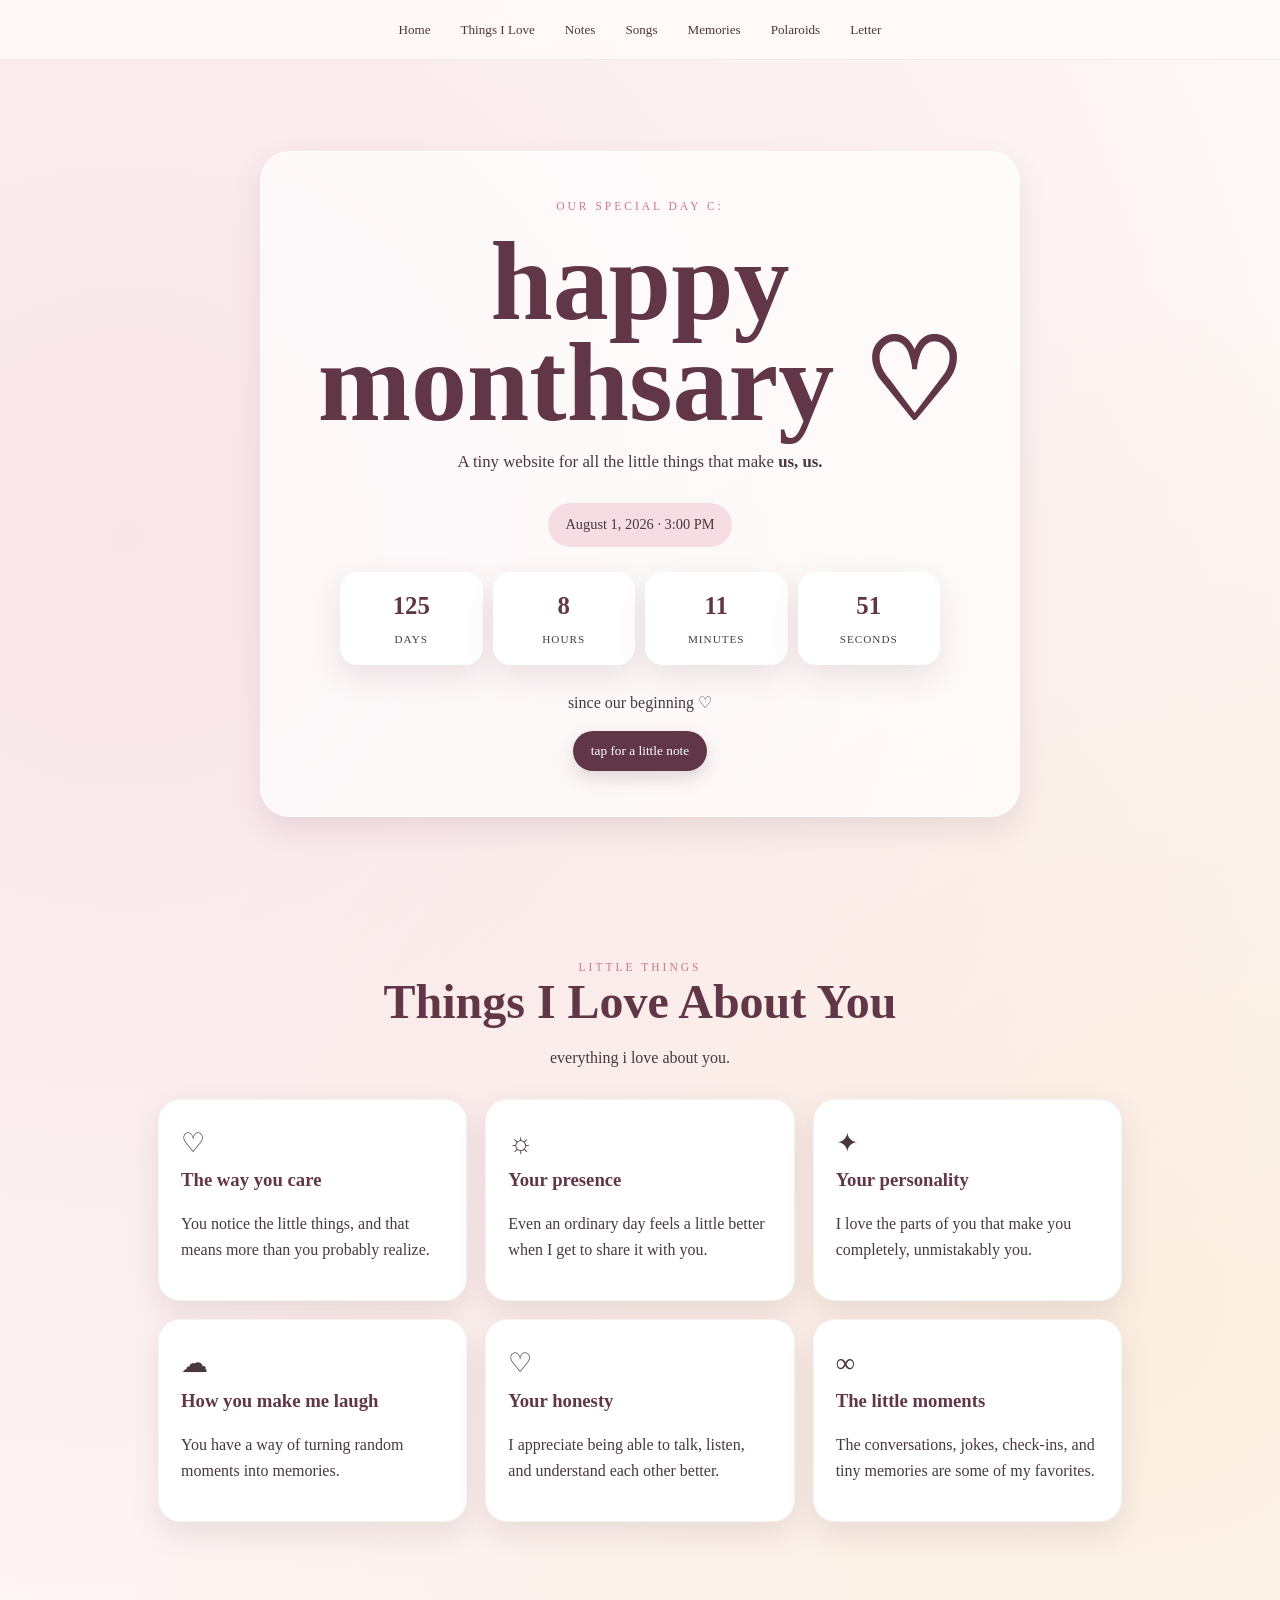
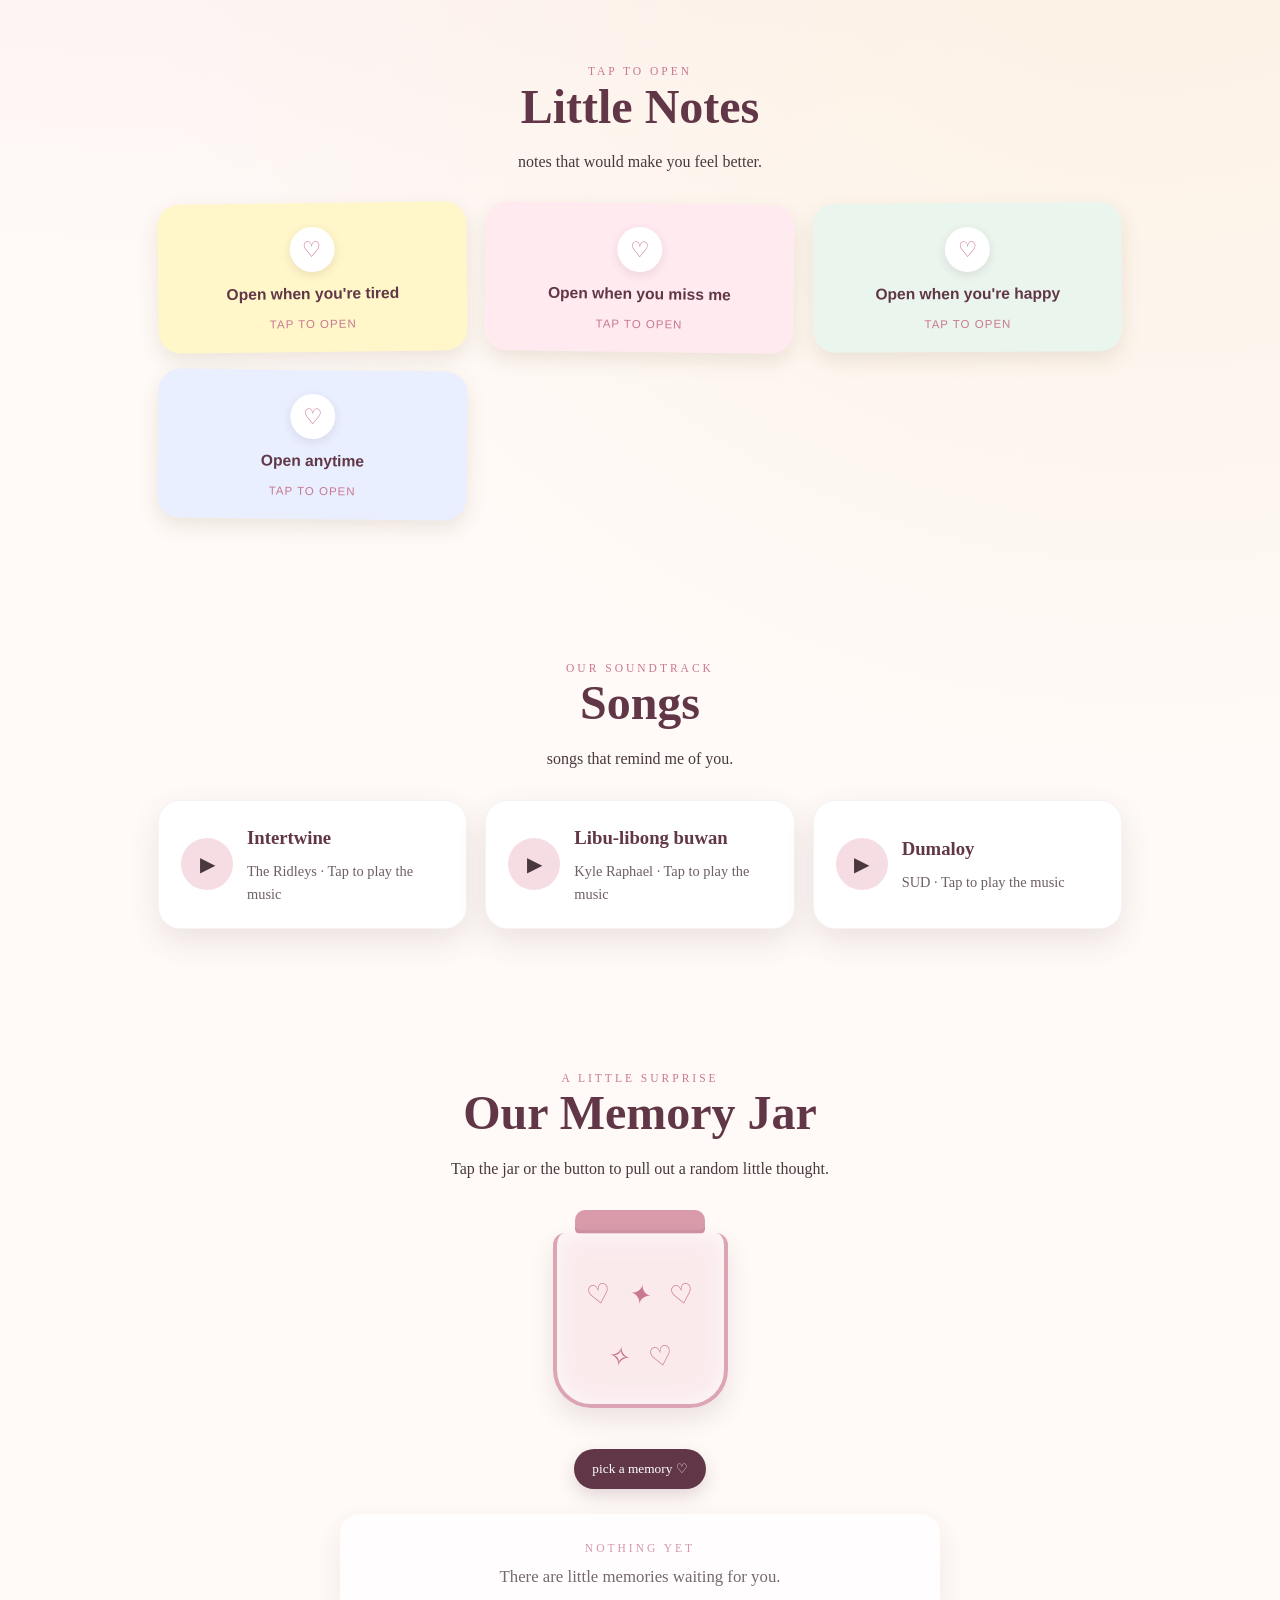
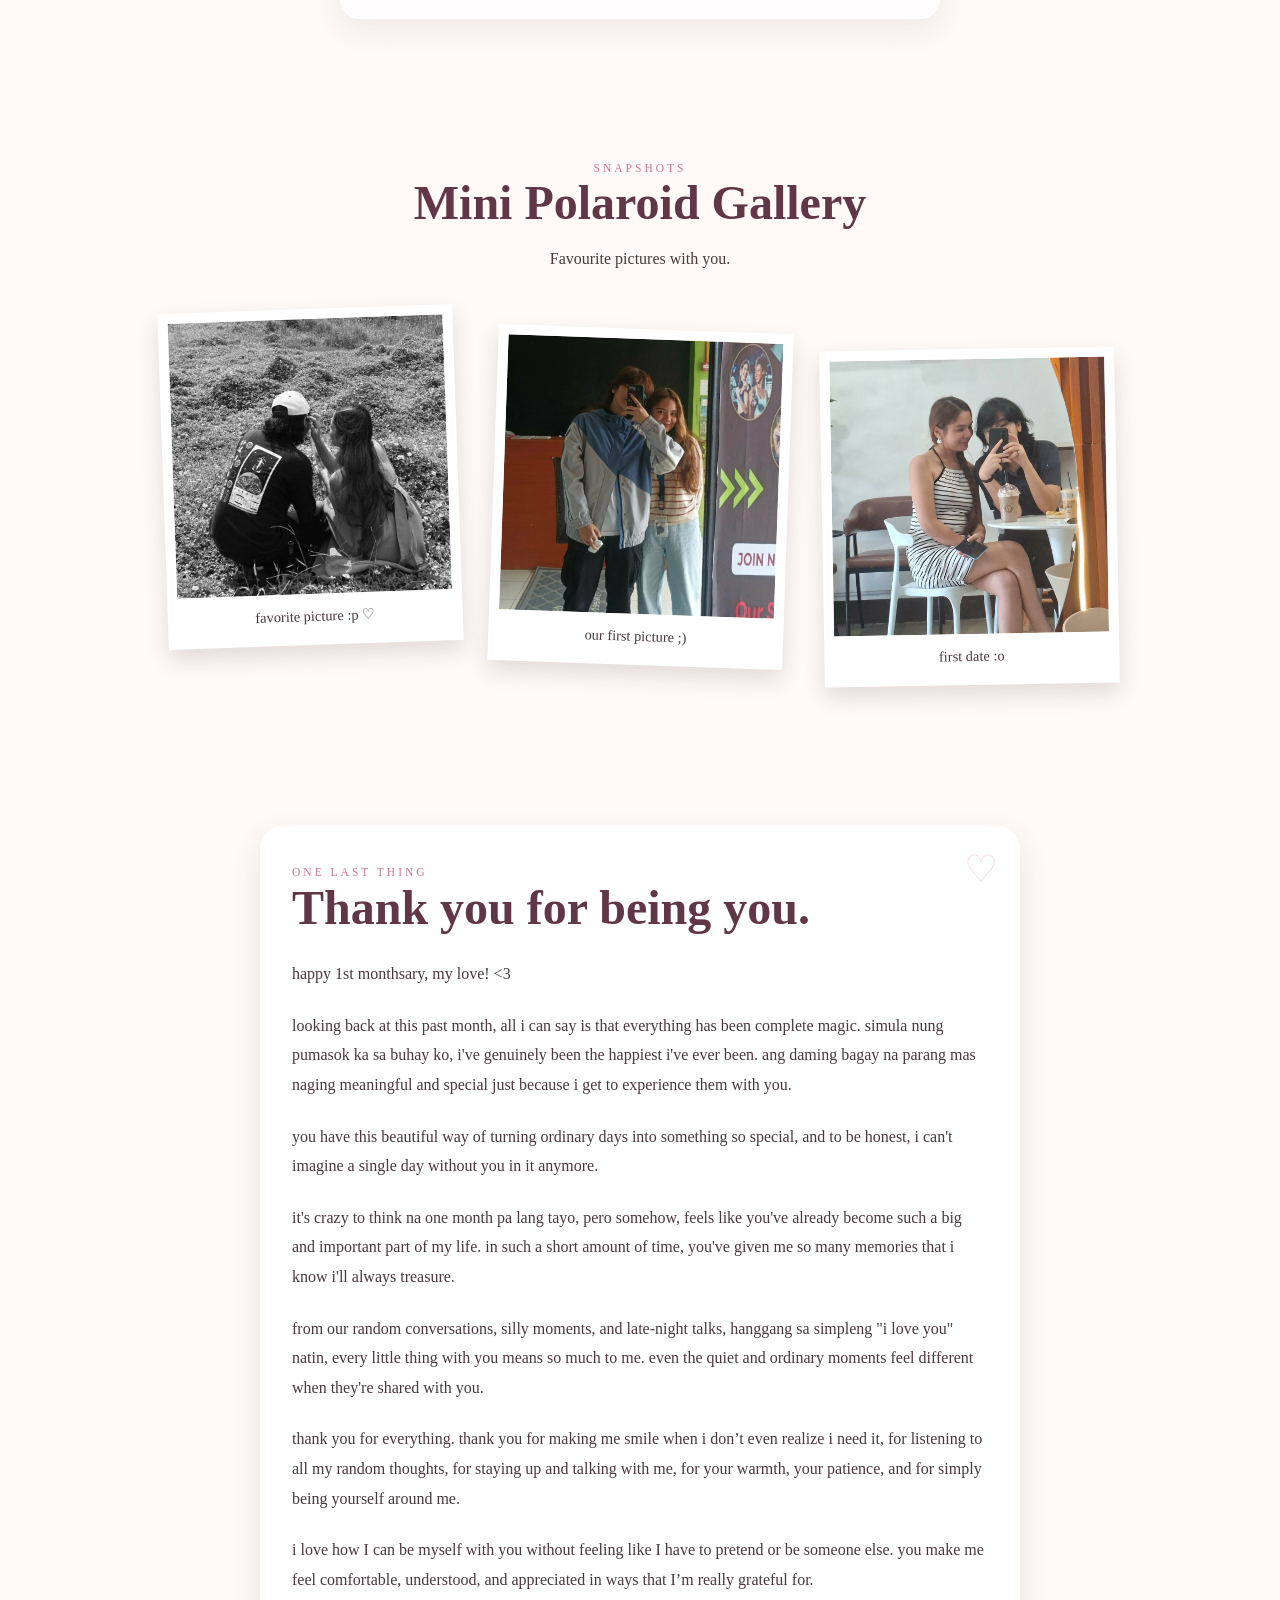
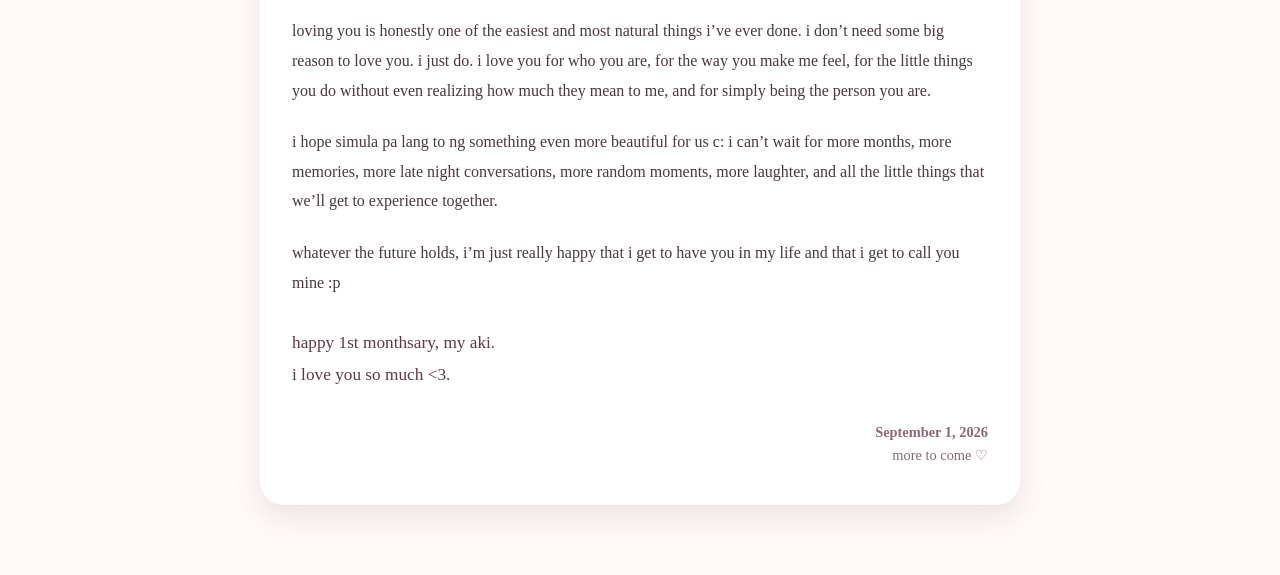
<file: index.html>
<!DOCTYPE html>
<html lang="en">
<head>
  <meta charset="UTF-8">
  <meta name="viewport" content="width=device-width, initial-scale=1.0">
  <meta name="theme-color" content="#f7dfe5">
  <meta name="description" content="A little monthsary website made with love.">
  <title>a little something for you :p</title>

  <link rel="stylesheet" href="styles.css">
</head>

<body>

<!-- =========================
     NAVIGATION
========================= -->

<nav class="nav">
  <div class="nav-inner">
    <a href="#home">Home</a>
    <a href="#reasons">Things I Love</a>
    <a href="#notes">Notes</a>
    <a href="#songs">Songs</a>
    <a href="#memories">Memories</a>
    <a href="#gallery">Polaroids</a>
    <a href="#letter">Letter</a>
  </div>
</nav>


<!-- =========================
     HERO
========================= -->

<header class="hero" id="home">

  <div class="hero-card">

    <div class="tiny">our special day c:</div>

    <h1>happy monthsary ♡</h1>

    <p class="subtitle">
      A tiny website for all the little things that make <b>us, us.</b>
    </p>

    <div class="date">
      August 1, 2026 · 3:00 PM
    </div>

    <div class="counter-grid">

      <div class="counter">
        <strong id="days">0</strong>
        <small>days</small>
      </div>

      <div class="counter">
        <strong id="hours">0</strong>
        <small>hours</small>
      </div>

      <div class="counter">
        <strong id="minutes">0</strong>
        <small>minutes</small>
      </div>

      <div class="counter">
        <strong id="seconds">0</strong>
        <small>seconds</small>
      </div>

    </div>

    <p id="counterLabel">
      since our beginning ♡
    </p>

    <button class="button" type="button" onclick="showSecret()">
      tap for a little note
    </button>

    <div class="hidden-message" id="secret">
      If you ever forget how special you are to me, come back here. ♡
    </div>

  </div>

</header>


<!-- =========================
     THINGS I LOVE
========================= -->

<section id="reasons">

  <div class="section-head">
    <div class="tiny">little things</div>

    <h2>Things I Love About You</h2>

    <p>
      everything i love about you.
    </p>
  </div>

  <div class="grid">

    <article class="card reason">
      <span>♡</span>
      <h3>The way you care</h3>
      <p>
        You notice the little things, and that means more than you probably realize.
      </p>
    </article>

    <article class="card reason">
      <span>☼</span>
      <h3>Your presence</h3>
      <p>
        Even an ordinary day feels a little better when I get to share it with you.
      </p>
    </article>

    <article class="card reason">
      <span>✦</span>
      <h3>Your personality</h3>
      <p>
        I love the parts of you that make you completely, unmistakably you.
      </p>
    </article>

    <article class="card reason">
      <span>☁</span>
      <h3>How you make me laugh</h3>
      <p>
        You have a way of turning random moments into memories.
      </p>
    </article>

    <article class="card reason">
      <span>♡</span>
      <h3>Your honesty</h3>
      <p>
        I appreciate being able to talk, listen, and understand each other better.
      </p>
    </article>

    <article class="card reason">
      <span>∞</span>
      <h3>The little moments</h3>
      <p>
        The conversations, jokes, check-ins, and tiny memories are some of my favorites.
      </p>
    </article>

  </div>

</section>


<!-- =========================
     NOTES
========================= -->

<section id="notes">

  <div class="section-head">

    <div class="tiny">tap to open</div>

    <h2>Little Notes</h2>

    <p>
      notes that would make you feel better.
    </p>

  </div>

  <div class="grid notes-grid">

    <button
      class="card note sealed"
      type="button"
      onclick="openNote(this)"
      aria-label="Open note: when you're tired"
    >

      <div class="seal">♡</div>

      <h3>Open when you're tired</h3>

      <div class="note-content">
        <p>
          You don't have to have everything figured out today.
          Pahinga ka sakin, and always remember na you're doing great c:.
        </p>
      </div>

      <small class="tap-hint">
        tap to open
      </small>

    </button>


    <button
      class="card note sealed"
      type="button"
      onclick="openNote(this)"
      aria-label="Open note: when you miss me"
    >

      <div class="seal">♡</div>

      <h3>Open when you miss me</h3>

      <div class="note-content">
        <p>
          Here's a tiny reminder that somewhere in this world,
          someone is very grateful that you became part of their life.
        </p>
      </div>

      <small class="tap-hint">
        tap to open
      </small>

    </button>


    <button
      class="card note sealed"
      type="button"
      onclick="openNote(this)"
      aria-label="Open note: when you're happy"
    >

      <div class="seal">♡</div>

      <h3>Open when you're happy</h3>

      <div class="note-content">
        <p>
          I hope you keep that happiness for a long, long time.
          Your happy moments are worth celebrating.
        </p>
      </div>

      <small class="tap-hint">
        tap to open
      </small>

    </button>


    <button
      class="card note sealed"
      type="button"
      onclick="openNote(this)"
      aria-label="Open note: anytime"
    >

      <div class="seal">♡</div>

      <h3>Open anytime</h3>

      <div class="note-content">
        <p>
          Thank you for choosing to let me know you,
          and for giving me the privilege to love you.
        </p>
      </div>

      <small class="tap-hint">
        tap to open
      </small>

    </button>

  </div>

</section>


<!-- =========================
     SONGS
========================= -->

<section id="songs">

  <div class="section-head">

    <div class="tiny">our soundtrack</div>

    <h2>Songs</h2>

    <p>
      songs that remind me of you.
    </p>

  </div>

  <div class="grid">

    <article class="card song player-card" onclick="togglePlay(this)">

      <div class="song-icon play-btn">▶</div>

      <div class="song-info">
        <h3>Intertwine</h3>

        <p>
          The Ridleys · Tap to play the music
        </p>
      </div>

      <audio
        src="Over October - Intertwine (Official Lyric Video) ft. The Ridleys.mp3"
        preload="none"
      ></audio>

    </article>


    <article class="card song player-card" onclick="togglePlay(this)">

      <div class="song-icon play-btn">▶</div>

      <div class="song-info">
        <h3>Libu-libong buwan</h3>

        <p>
          Kyle Raphael · Tap to play the music
        </p>
      </div>

      <audio
        src="Libu-Libong Buwan (Uuwian) - Kyle Raphael (Lyric Video).mp3"
        preload="none"
      ></audio>

    </article>


    <article class="card song player-card" onclick="togglePlay(this)">

      <div class="song-icon play-btn">▶</div>

      <div class="song-info">
        <h3>Dumaloy</h3>

        <p>
          SUD · Tap to play the music
        </p>
      </div>

      <audio
        src="SUD - Dumaloy (Official Audio).mp3"
        preload="none"
      ></audio>

    </article>

  </div>

</section>


<!-- =========================
     MEMORY JAR
========================= -->

<section id="memories">

  <div class="section-head">

    <div class="tiny">a little surprise</div>

    <h2>Our Memory Jar</h2>

    <p>
      Tap the jar or the button to pull out a random little thought.
    </p>

  </div>

  <div class="memory-jar-wrap">

    <div
      class="jar"
      id="jar"
      role="button"
      tabindex="0"
      aria-label="Open memory jar"
    >

      <div class="jar-lid"></div>

      <div class="jar-body">
        <span>♡</span>
        <span>✦</span>
        <span>♡</span>
        <span>✧</span>
        <span>♡</span>
      </div>

    </div>

    <button
      class="button"
      type="button"
      onclick="pickMemory()"
    >
      pick a memory ♡
    </button>

    <div
      class="memory-result"
      id="memoryResult"
      aria-live="polite"
    >

      <span class="tiny">
        nothing yet
      </span>

      <p>
        There are little memories waiting for you.
      </p>

    </div>

  </div>

</section>


<!-- =========================
     POLAROID GALLERY
========================= -->

<section id="gallery">

  <div class="section-head">

    <div class="tiny">snapshots</div>

    <h2>Mini Polaroid Gallery</h2>

    <p>
      Favourite pictures with you.
    </p>

  </div>

  <div class="polaroids">

    <div class="polaroid">

      <div class="photo">
        <img
          src="c8f0968a-f1ff-48ad-85d4-93b1b56a8812.jpg"
          alt="a favorite moment"
          loading="lazy"
        >
      </div>

      <p class="caption">
        favorite picture :p ♡
      </p>

    </div>


    <div class="polaroid">

      <div class="photo">
        <img
          src="32817042-303e-45a3-978d-b0ff4d95a097.jpg"
          alt="our first picture"
          loading="lazy"
        >
      </div>

      <p class="caption">
        our first picture ;)
      </p>

    </div>


    <div class="polaroid">

      <div class="photo">
        <img
          src="990c59af-bd1f-4eeb-9ef3-2705260d2bde.jpg"
          alt="our first date"
          loading="lazy"
        >
      </div>

      <p class="caption">
        first date :o
      </p>

    </div>

  </div>

</section>


<!-- =========================
     LETTER
========================= -->

<section id="letter">

  <div class="letter">

    <div class="tiny">
      one last thing
    </div>

    <h2>
      Thank you for being you.
    </h2>

    <div class="letter-text">

      <p>
        happy 1st monthsary, my love! &lt;3
      </p>

      <p>
        looking back at this past month, all i can say is that everything has been
        complete magic. simula nung pumasok ka sa buhay ko, i've genuinely been
        the happiest i've ever been. ang daming bagay na parang mas naging meaningful
        and special just because i get to experience them with you.
      </p>

      <p>
        you have this beautiful way of turning ordinary days into something so special,
        and to be honest, i can't imagine a single day without you in it anymore.
      </p>

      <p>
        it's crazy to think na one month pa lang tayo, pero somehow, feels like you've
        already become such a big and important part of my life.
        in such a short amount of time, you've given me so many memories that i know
        i'll always treasure.
      </p>

      <p>
        from our random conversations, silly moments, and late-night talks,
        hanggang sa simpleng "i love you" natin, every little thing with you means
        so much to me. even the quiet and ordinary moments feel different when
        they're shared with you.
      </p>

      <p>
        thank you for everything. thank you for making me smile when i don’t even
        realize i need it, for listening to all my random thoughts, for staying up
        and talking with me, for your warmth, your patience, and for simply being
        yourself around me.
      </p>

      <p>
        i love how I can be myself with you without feeling like I have to pretend
        or be someone else. you make me feel comfortable, understood,
        and appreciated in ways that I’m really grateful for.
      </p>

      <p>
        loving you is honestly one of the easiest and most natural things i’ve ever done.
        i don’t need some big reason to love you.
        i just do. i love you for who you are, for the way you make me feel,
        for the little things you do without even realizing how much they mean to me,
        and for simply being the person you are.
      </p>

      <p>
        i hope simula pa lang to ng something even more beautiful for us c:
        i can’t wait for more months, more memories, more late night conversations,
        more random moments, more laughter, and all the little things that we’ll
        get to experience together.
      </p>

      <p>
        whatever the future holds, i’m just really happy that i get to have you
        in my life and that i get to call you mine :p
      </p>

      <p class="final-line">
        happy 1st monthsary, my aki.<br>
        i love you so much &lt;3.
      </p>

    </div>

    <div class="letter-signature">
      <b>September 1, 2026</b>
      <br>
      more to come ♡
    </div>

  </div>

</section>

</footer>


<script src="script.js"></script>

</body>
</html>
</file>
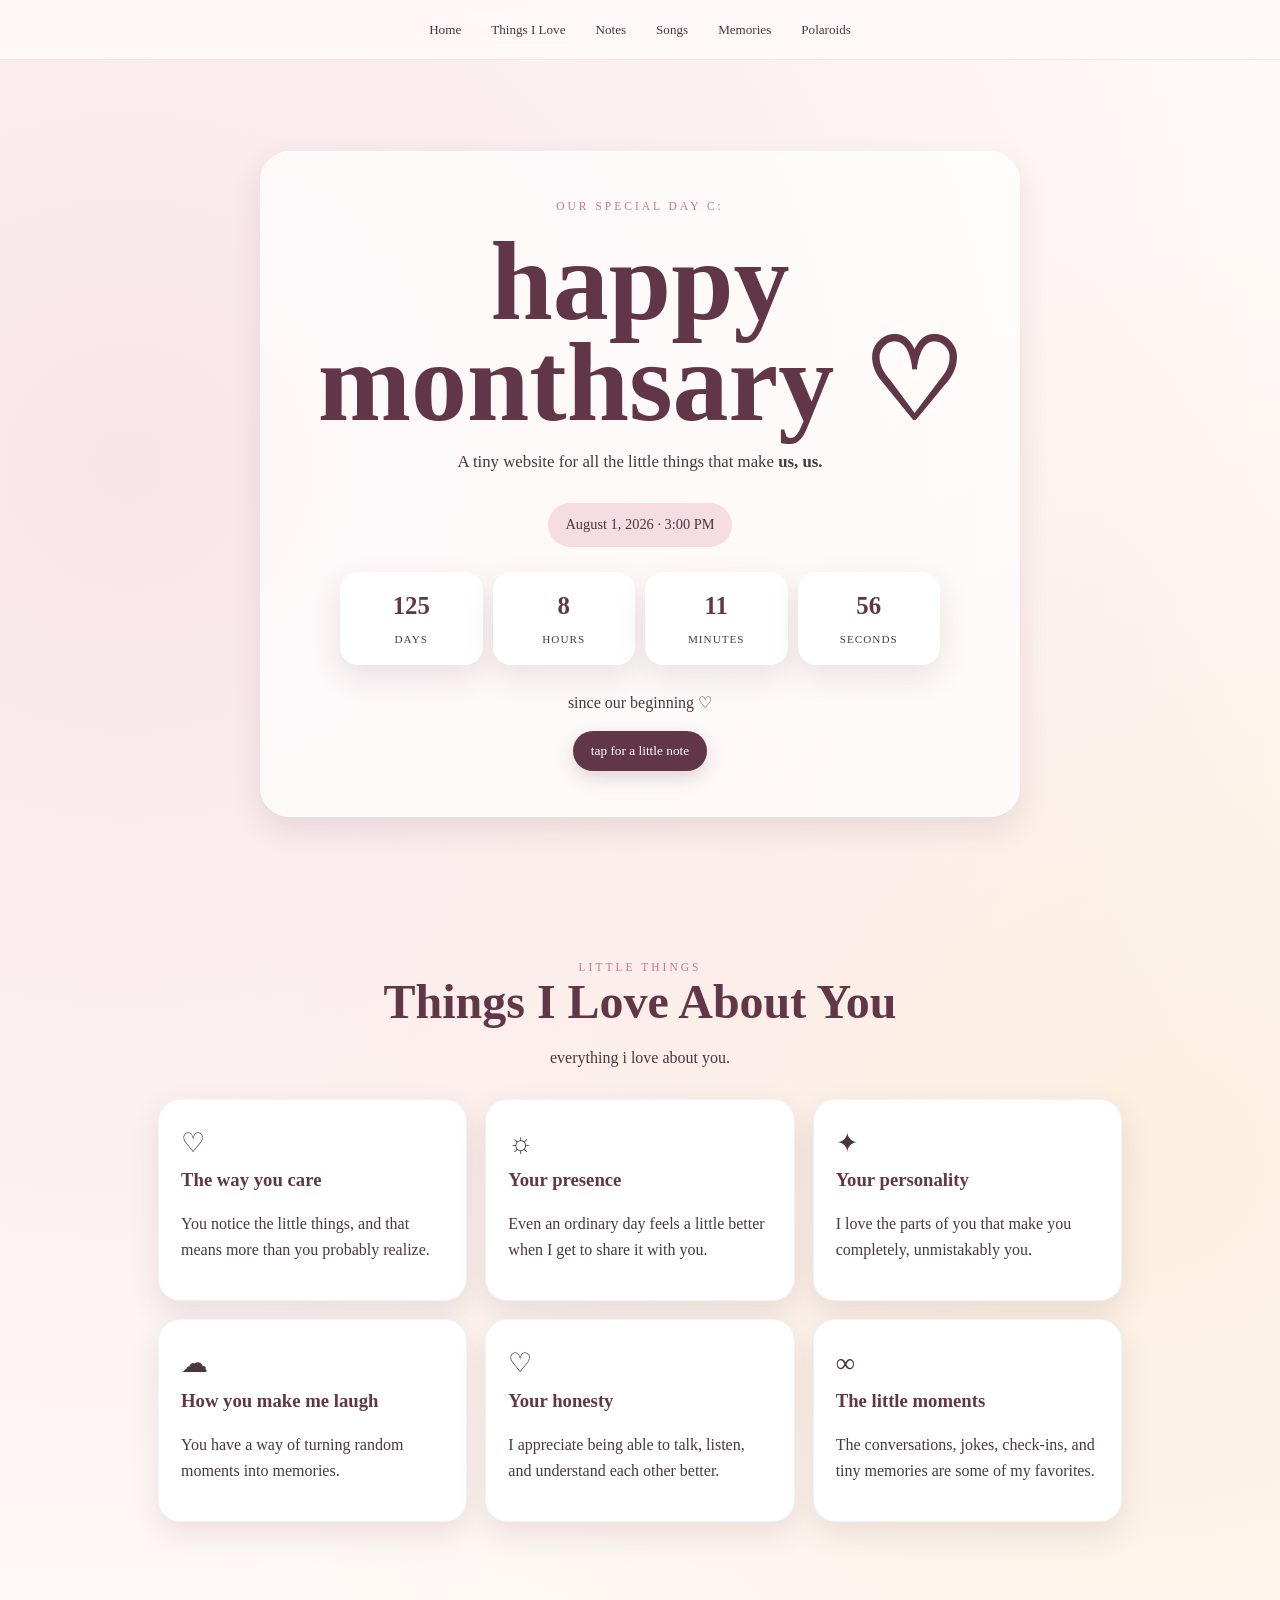
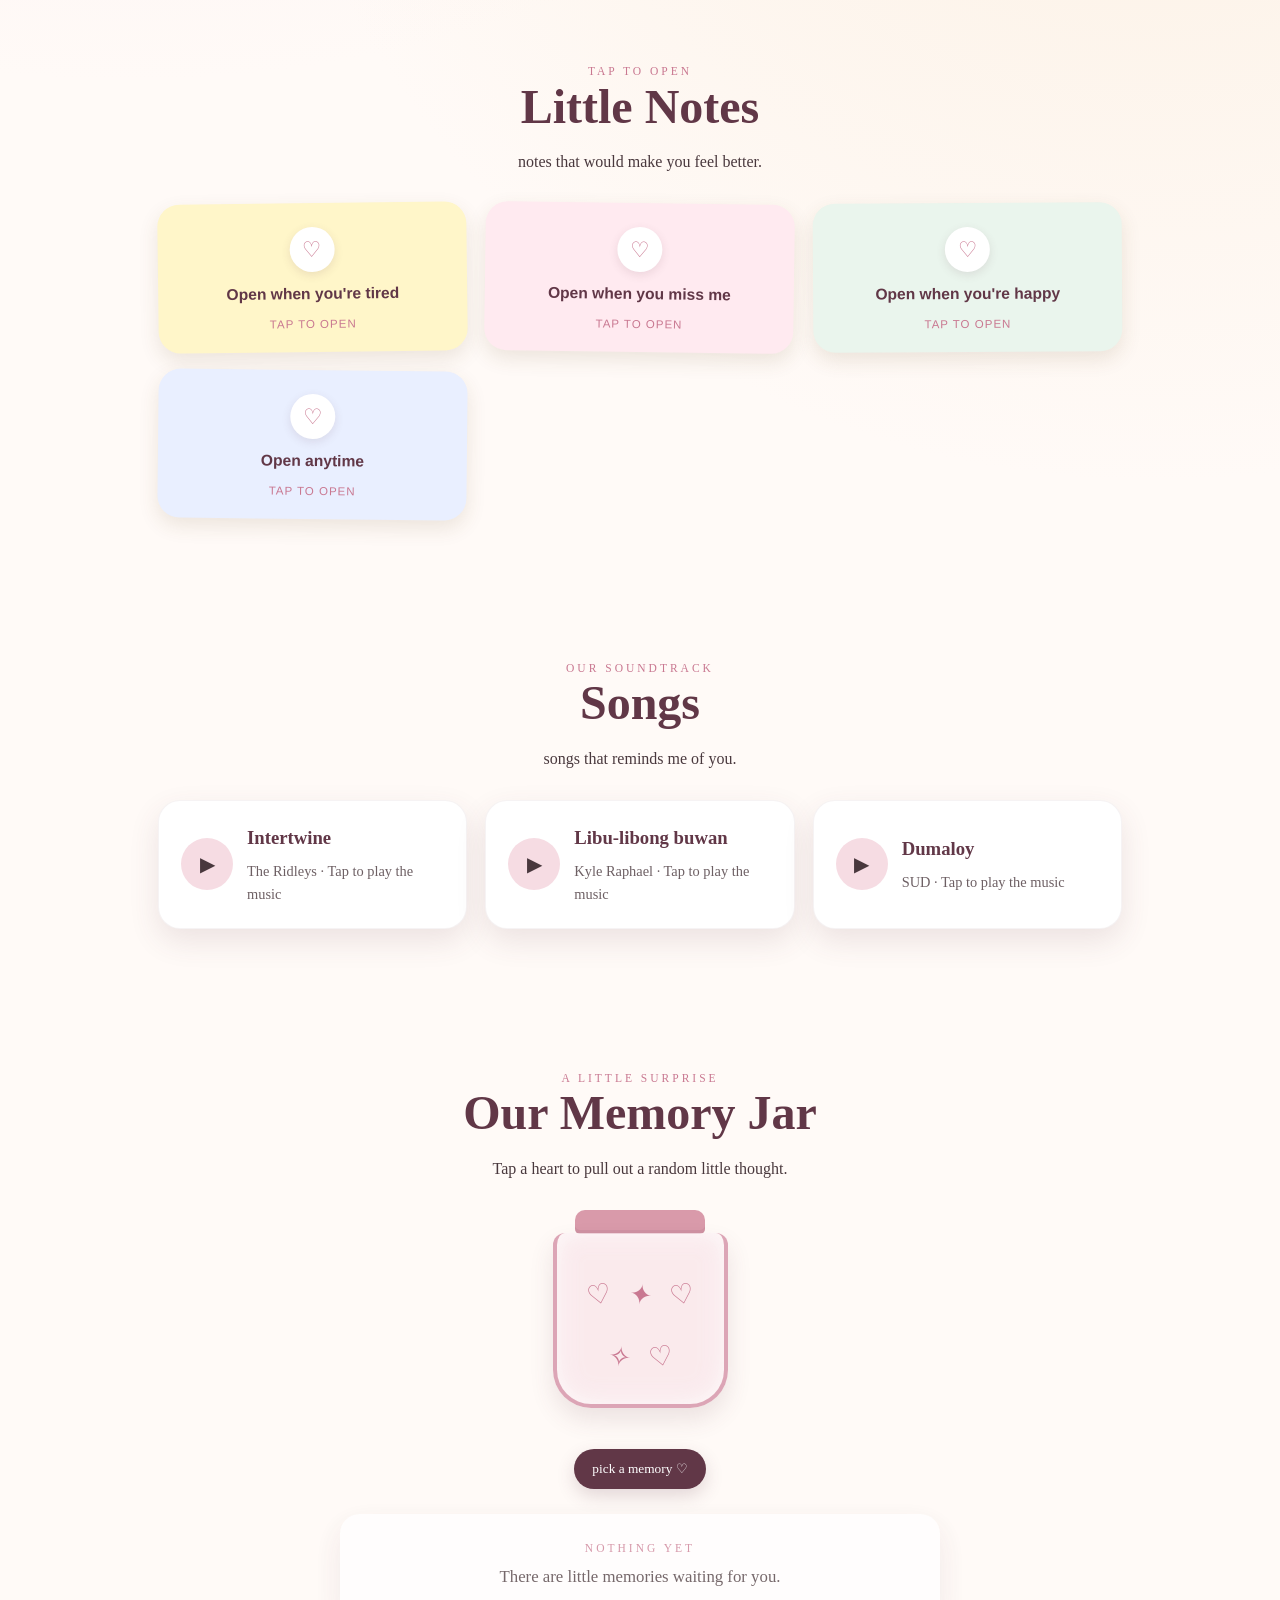
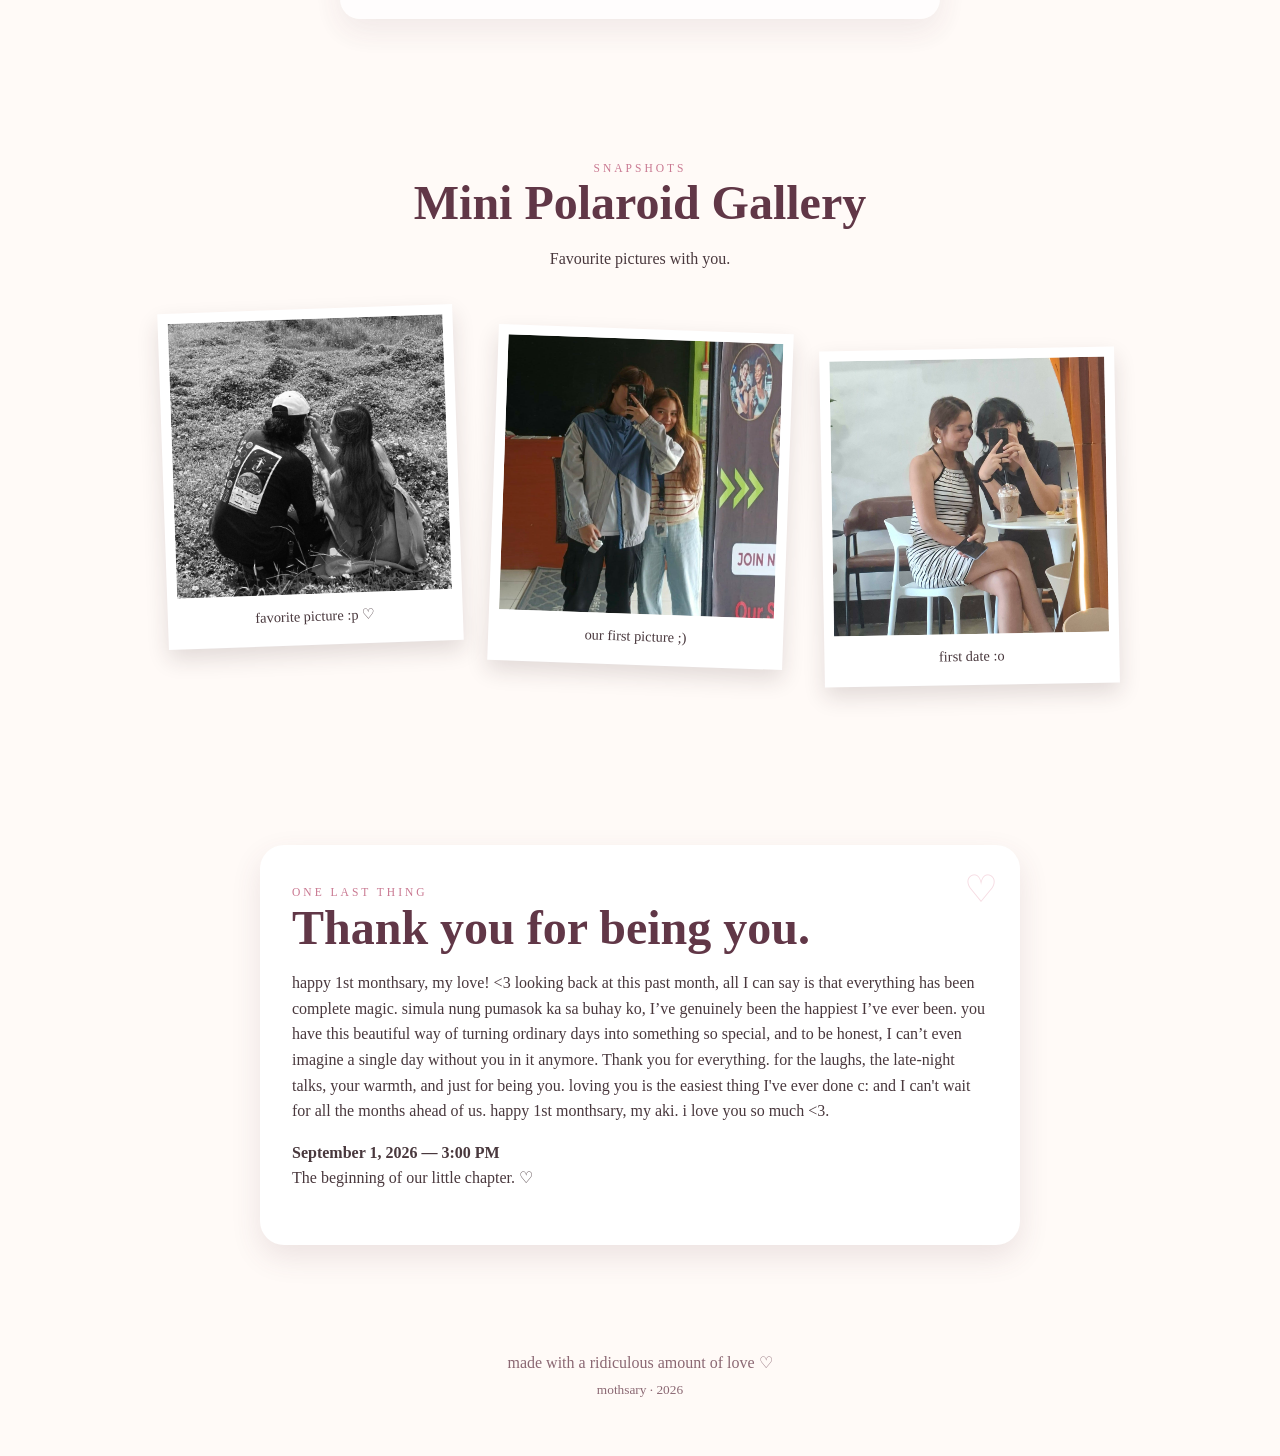
<file: happy monthsary.html>
<!DOCTYPE html>
<html lang="en">
<head>
  <meta charset="UTF-8">
  <meta name="viewport" content="width=device-width, initial-scale=1.0">
  <meta name="theme-color" content="#f7dfe5">
  <title>a little somthing for you :p</title>
  <link rel="stylesheet" href="styles.css">
</head>
<body>

<nav class="nav">
  <div class="nav-inner">
    <a href="#home">Home</a>
    <a href="#reasons">Things I Love</a>
    <a href="#notes">Notes</a>
    <a href="#songs">Songs</a>
    <a href="#memories">Memories</a>
    <a href="#gallery">Polaroids</a>
  </div>
</nav>

<header class="hero" id="home">
  <div class="hero-card">
    <div class="tiny">our special day c:</div>
    <h1>happy monthsary ♡</h1>
    <p class="subtitle">A tiny website for all the little things that make <b>us, us.</b></p>
    <div class="date">August 1, 2026 · 3:00 PM</div>

    <div class="counter-grid" id="counter">
      <div class="counter"><strong id="days">0</strong><small>days</small></div>
      <div class="counter"><strong id="hours">0</strong><small>hours</small></div>
      <div class="counter"><strong id="minutes">0</strong><small>minutes</small></div>
      <div class="counter"><strong id="seconds">0</strong><small>seconds</small></div>
    </div>
    <p id="counterLabel">since our beginning ♡</p>
    <button class="button" onclick="showSecret()">tap for a little note</button>
    <div class="hidden-message" id="secret">
      If you ever forget how special you are to me, come back here. ♡
    </div>
  </div>
</header>

<section id="reasons">
  <div class="section-head">
    <div class="tiny">little things</div>
    <h2>Things I Love About You</h2>
    <p>everything i love about you.</p>
  </div>
  <div class="grid">
    <article class="card reason"><span>♡</span><h3>The way you care</h3><p>You notice the little things, and that means more than you probably realize.</p></article>
    <article class="card reason"><span>☼</span><h3>Your presence</h3><p>Even an ordinary day feels a little better when I get to share it with you.</p></article>
    <article class="card reason"><span>✦</span><h3>Your personality</h3><p>I love the parts of you that make you completely, unmistakably you.</p></article>
    <article class="card reason"><span>☁</span><h3>How you make me laugh</h3><p>You have a way of turning random moments into memories.</p></article>
    <article class="card reason"><span>♡</span><h3>Your honesty</h3><p>I appreciate being able to talk, listen, and understand each other better.</p></article>
    <article class="card reason"><span>∞</span><h3>The little moments</h3><p>The conversations, jokes, check-ins, and tiny memories are some of my favorites.</p></article>
  </div>
</section>

<section id="notes">
  <div class="section-head">
    <div class="tiny">tap to open</div>
    <h2>Little Notes</h2>
    <p>notes that would make you feel better.</p>
  </div>

  <div class="grid notes-grid">
    <button class="card note sealed" onclick="openNote(this)" aria-label="Open note: when you're tired">
      <div class="seal">♡</div>
      <h3>Open when you're tired</h3>
      <div class="note-content">
        <p>You don't have to have everything figured out today. Pahinga ka sakin, and always remember na you're doing great c:.</p>
      </div>
      <small class="tap-hint">tap to open</small>
    </button>

    <button class="card note sealed" onclick="openNote(this)" aria-label="Open note: when you miss me">
      <div class="seal">♡</div>
      <h3>Open when you miss me</h3>
      <div class="note-content">
        <p>Here's a tiny reminder that somewhere in this world, someone is very grateful that you became part of their life.</p>
      </div>
      <small class="tap-hint">tap to open</small>
    </button>

    <button class="card note sealed" onclick="openNote(this)" aria-label="Open note: when you're happy">
      <div class="seal">♡</div>
      <h3>Open when you're happy</h3>
      <div class="note-content">
        <p>I hope you keep that happiness for a long, long time. Your happy moments are worth celebrating.</p>
      </div>
      <small class="tap-hint">tap to open</small>
    </button>

    <button class="card note sealed" onclick="openNote(this)" aria-label="Open note: anytime">
      <div class="seal">♡</div>
      <h3>Open anytime</h3>
      <div class="note-content">
        <p>Thank you for choosing to let me know you, and for giving me the priviledge to love you.</p>
      </div>
      <small class="tap-hint">tap to open</small>
    </button>
  </div>
</section>

<section id="songs">
  <div class="section-head">
    <div class="tiny">our soundtrack</div>
    <h2>Songs</h2>
    <p>songs that reminds me of you.</p>
  </div>
  <div class="grid">
    
  
    <article class="card song player-card" onclick="togglePlay(this)">
      <div class="song-icon play-btn">▶</div>
      <div>
        <h3>Intertwine</h3>
        <p>The Ridleys · Tap to play the music</p>
      </div>
      <audio src="Over October - Intertwine (Official Lyric Video) ft. The Ridleys.mp3" preload="none"></audio>
    </article>

   
    <article class="card song player-card" onclick="togglePlay(this)">
      <div class="song-icon play-btn">▶</div>
      <div>
        <h3>Libu-libong buwan</h3>
        <p>Kyle Raphael · Tap to play the music</p>
      </div>
      <audio src="Libu-Libong Buwan (Uuwian) - Kyle Raphael (Lyric Video).mp3" preload="none"></audio>
    </article>

   
    <article class="card song player-card" onclick="togglePlay(this)">
      <div class="song-icon play-btn">▶</div>
      <div>
        <h3>Dumaloy </h3>
        <p>SUD · Tap to play the music</p>
      </div>
      <!-- Add your audio file link here -->
      <audio src="SUD - Dumaloy (Official Audio).mp3" preload="none"></audio>
    </article>

  </div>
</section>

<section id="memories">
  <div class="section-head">
    <div class="tiny">a little surprise</div>
    <h2>Our Memory Jar</h2>
    <p>Tap a heart to pull out a random little thought.</p>
  </div>

  <div class="memory-jar-wrap">
    <div class="jar" id="jar" aria-label="Memory jar">
      <div class="jar-lid"></div>
      <div class="jar-body">
        <span>♡</span><span>✦</span><span>♡</span><span>✧</span><span>♡</span>
      </div>
    </div>
    <button class="button" onclick="pickMemory()">pick a memory ♡</button>
    <div class="memory-result" id="memoryResult" aria-live="polite">
      <span class="tiny">nothing yet</span>
      <p>There are little memories waiting for you.</p>
    </div>
  </div>
</section>

<section id="gallery">
  <div class="section-head">
    <div class="tiny">snapshots</div>
    <h2>Mini Polaroid Gallery</h2>
    <p>Favourite pictures with you.</p>
  </div>
  <div class="polaroids">
    <div class="polaroid">
      <div class="photo">
        <img src="c8f0968a-f1ff-48ad-85d4-93b1b56a8812.jpg" alt="a favorite moment" style="width: 100%; height: 100%; object-fit: cover;">
      </div>
      <p class="caption">favorite picture :p ♡</p>
    </div>
    <div class="polaroid">
      <div class="photo">
        <img src="32817042-303e-45a3-978d-b0ff4d95a097.jpg" alt="first pictire :p" style="width: 100%; height: 100%; object-fit: cover;">
      </div>
      <p class="caption">our first picture ;)</p>
    </div>
    <div class="polaroid">
      <div class="photo">
        <img src="990c59af-bd1f-4eeb-9ef3-2705260d2bde.jpg" alt="first date c:" style="width: 100%; height: 100%; object-fit: cover;">
      </div>
      <p class="caption">first date :o</p>
    </div>
</section>

<section>
  <div class="letter">
    <div class="tiny">one last thing</div>
    <h2>Thank you for being you.</h2>
    <p>happy 1st monthsary, my love! <3
looking back at this past month, all I can say is that everything has been complete magic. simula nung pumasok ka sa buhay ko, I’ve genuinely been the happiest I’ve ever been. you have this beautiful way of turning ordinary days into something so special, and to be honest, I can’t even imagine a single day without you in it anymore.
Thank you for everything. for the laughs, the late-night talks, your warmth, and just for being you. loving you is the easiest thing I've ever done c: and I can't wait for all the months ahead of us. happy 1st monthsary, my aki. i love you so much <3.</p>
    <p><b>September 1, 2026 — 3:00 PM</b><br>The beginning of our little chapter. ♡</p>
  </div>
</section>

<footer>
  made with a ridiculous amount of love ♡<br>
  <small>mothsary · 2026</small>
</footer>

<script src="script.js"></script>
</body>
</html>
</file>
<file: styles.css>
:root {
  --pink: #f6dce3;
  --rose: #c97891;
  --deep: #613747;
  --cream: #fffaf7;
  --paper: #fffdfb;
  --text: #49383d;
  --shadow: 0 12px 30px rgba(97, 55, 71, .12);
}

* {
  box-sizing: border-box;
}

html {
  scroll-behavior: smooth;
  overflow-x: hidden;
  scroll-padding-top: 75px;
}

body {
  margin: 0;
  width: 100%;
  min-width: 0;
  overflow-x: hidden;

  font-family: Georgia, "Times New Roman", serif;
  color: var(--text);

  background:
    radial-gradient(
      circle at 10% 10%,
      rgba(246, 220, 227, .7),
      transparent 28%
    ),
    radial-gradient(
      circle at 90% 25%,
      rgba(248, 230, 205, .55),
      transparent 25%
    ),
    var(--cream);

  line-height: 1.6;
}

button,
a {
  -webkit-tap-highlight-color: transparent;
}

a {
  color: inherit;
}


/* =========================
   NAVIGATION
========================= */

.nav {
  position: sticky;
  top: 0;
  z-index: 20;

  backdrop-filter: blur(12px);

  background: rgba(255, 250, 247, .88);

  border-bottom:
    1px solid rgba(97, 55, 71, .08);
}

.nav-inner {
  max-width: 1000px;
  margin: auto;

  padding: 12px 16px;

  display: flex;
  justify-content: center;
  align-items: center;

  gap: 8px;
  flex-wrap: wrap;
}

.nav a {
  text-decoration: none;

  font-size: .82rem;

  padding: 7px 11px;

  border-radius: 999px;

  transition: .2s;
}

.nav a:hover,
.nav a:focus-visible {
  background: var(--pink);
  outline: none;
}


/* =========================
   SECTIONS
========================= */

section {
  max-width: 1000px;

  margin: auto;

  padding: 70px 18px;

  width: 100%;
}


/* =========================
   HERO
========================= */

.hero {
  min-height: 92vh;

  display: flex;
  align-items: center;
  justify-content: center;

  text-align: center;

  padding: 70px 18px 50px;
}

.hero-card {
  width: min(760px, 100%);

  padding: 45px 24px;

  border-radius: 30px;

  background: rgba(255, 255, 255, .66);

  box-shadow: var(--shadow);

  border:
    1px solid rgba(255, 255, 255, .8);

  margin: 0 auto;
}

.tiny {
  letter-spacing: 3px;

  text-transform: uppercase;

  font-size: .72rem;

  color: var(--rose);
}

h1 {
  font-size: clamp(3.1rem, 13vw, 7rem);

  line-height: .9;

  margin: 16px 0;

  color: var(--deep);
}

h2 {
  font-size: clamp(2rem, 6vw, 3rem);

  line-height: 1.1;

  color: var(--deep);

  margin: 0 0 12px;
}

h3 {
  color: var(--deep);

  margin: 0 0 7px;
}

p {
  overflow-wrap: break-word;
}

.subtitle {
  font-size: 1.05rem;

  max-width: 560px;

  margin: 0 auto 28px;
}

.date {
  display: inline-block;

  background: var(--pink);

  padding: 10px 17px;

  border-radius: 999px;

  font-size: .9rem;
}


/* =========================
   BUTTON
========================= */

.button {
  border: 0;

  background: var(--deep);

  color: white;

  padding: 12px 18px;

  border-radius: 999px;

  font-family: inherit;

  cursor: pointer;

  box-shadow:
    0 7px 18px rgba(97, 55, 71, .18);

  transition: .2s;
}

.button:hover {
  transform: translateY(-2px);
}

.button:active {
  transform: translateY(0);
}


/* =========================
   SECTION HEAD
========================= */

.section-head {
  text-align: center;

  margin-bottom: 28px;
}


/* =========================
   GENERAL GRID
========================= */

.grid {
  display: grid;

  grid-template-columns:
    repeat(3, minmax(0, 1fr));

  gap: 18px;
}

.card {
  background: white;

  border-radius: 22px;

  padding: 22px;

  box-shadow: var(--shadow);

  border:
    1px solid rgba(97, 55, 71, .06);
}


/* =========================
   REASONS
========================= */

.reason {
  min-height: 150px;
}

.reason span {
  font-size: 1.7rem;
}


/* =========================
   NOTES
========================= */

.note {
  width: 100%;

  background: #fff6c9;

  transform: rotate(-.7deg);

  font-family: "Trebuchet MS", sans-serif;

  box-shadow:
    0 8px 20px rgba(100, 70, 30, .12);
}

.note:nth-child(2) {
  transform: rotate(.8deg);
  background: #ffeaf0;
}

.note:nth-child(3) {
  transform: rotate(-.3deg);
  background: #eaf5ed;
}

.note:nth-child(4) {
  transform: rotate(.6deg);
  background: #e9efff;
}

.notes-grid .note {
  border: 0;

  text-align: left;

  cursor: pointer;

  position: relative;

  transition:
    transform .25s,
    box-shadow .25s;
}

.notes-grid .note:hover {
  transform:
    translateY(-4px)
    rotate(0deg);
}

.notes-grid .note:focus-visible {
  outline:
    3px solid var(--rose);

  outline-offset: 4px;
}

.note .seal {
  width: 45px;
  height: 45px;

  border-radius: 50%;

  display: grid;
  place-items: center;

  margin: 2px auto 13px;

  background: #fff;

  color: var(--rose);

  font-size: 1.35rem;

  box-shadow:
    0 3px 10px rgba(97, 55, 71, .12);
}

.note-content {
  display: none;
}

.sealed h3 {
  text-align: center;
}

.sealed .tap-hint {
  display: block;

  text-align: center;

  color: var(--rose);

  margin-top: 15px;

  font-size: .72rem;

  letter-spacing: 1px;

  text-transform: uppercase;
}

.note.opened .note-content {
  display: block;
}

.note.opened .tap-hint {
  display: none;
}

.note.opened .seal {
  background: var(--pink);
}

.note.opened {
  cursor: default;
}


/* =========================
   SONGS
========================= */

.song {
  display: flex;

  align-items: center;

  gap: 14px;

  min-width: 0;
}

.song-icon {
  width: 52px;
  height: 52px;

  border-radius: 50%;

  background: var(--pink);

  display: grid;

  place-items: center;

  font-size: 1.25rem;

  flex: none;
}

.song-info {
  min-width: 0;
}

.song-info h3 {
  overflow-wrap: break-word;
}

.song p {
  margin: 2px 0 0;

  font-size: .9rem;

  opacity: .8;
}

.player-card {
  cursor: pointer;

  transition:
    transform .2s,
    box-shadow .2s,
    background-color .2s,
    border-color .2s;

  user-select: none;
}

.player-card:hover {
  transform: translateY(-3px);

  box-shadow:
    0 8px 20px rgba(97, 55, 71, .15);
}

.player-card.playing {
  border-color: var(--rose);

  background: #fff8fa;
}

.player-card.playing .play-btn {
  background: var(--rose);

  color: white;
}


/* =========================
   MEMORY JAR
========================= */

.memory-jar-wrap {
  text-align: center;

  max-width: 600px;

  margin: auto;
}

.jar {
  width: 190px;
  height: 215px;

  margin: 0 auto 24px;

  position: relative;

  cursor: pointer;

  transition: transform .2s;
}

.jar:hover {
  transform:
    translateY(-4px)
    rotate(-1deg);
}

.jar:focus-visible {
  outline:
    3px solid var(--rose);

  outline-offset: 8px;

  border-radius: 20px;
}

.jar-lid {
  width: 130px;
  height: 24px;

  margin: auto;

  border-radius:
    10px 10px 5px 5px;

  background: #d99aaa;

  box-shadow:
    inset 0 -4px rgba(97, 55, 71, .08);
}

.jar-body {
  width: 175px;
  height: 175px;

  margin: -1px auto 0;

  border:
    4px solid rgba(201, 120, 145, .6);

  border-top: 0;

  border-radius:
    12px 12px 38px 38px;

  background:
    rgba(246, 220, 227, .55);

  display: flex;

  align-content: center;

  justify-content: center;

  flex-wrap: wrap;

  gap: 18px;

  padding: 42px 25px 25px;

  box-shadow:
    inset 0 0 25px rgba(255, 255, 255, .75),
    0 12px 25px rgba(97, 55, 71, .12);
}

.jar-body span {
  font-size: 1.7rem;

  color: var(--rose);

  transform: rotate(-12deg);
}

.jar-body span:nth-child(even) {
  transform: rotate(10deg);
}

.memory-result {
  margin: 25px auto 0;

  min-height: 105px;

  padding: 20px;

  border-radius: 20px;

  background: white;

  box-shadow: var(--shadow);

  opacity: .75;
}

.memory-result p {
  margin: 5px 0 0;

  font-size: 1.05rem;
}

.memory-result.pop {
  animation:
    pop .45s ease;
}

@keyframes pop {

  0% {
    transform: scale(.96);
    opacity: .3;
  }

  100% {
    transform: scale(1);
    opacity: 1;
  }

}


/* =========================
   POLAROID GALLERY
========================= */

.polaroids {
  display: grid;

  grid-template-columns:
    repeat(3, minmax(0, 1fr));

  gap: 35px;

  align-items: start;

  width: 100%;

  padding: 10px 5px 20px;
}

.polaroid {
  width: 100%;

  min-width: 0;

  background: #fff;

  padding: 10px 10px 17px;

  box-shadow:
    0 10px 22px rgba(50, 30, 35, .14);

  transition:
    transform .2s,
    box-shadow .2s;

  position: relative;

  z-index: 1;
}

.polaroid:nth-child(1) {
  transform: rotate(-2deg);
}

.polaroid:nth-child(2) {
  transform: rotate(2deg);
  margin-top: 20px;
}

.polaroid:nth-child(3) {
  transform: rotate(-1deg);
  margin-top: 40px;
}

.polaroid:hover {
  transform:
    rotate(0deg)
    translateY(-6px);

  box-shadow:
    0 15px 30px rgba(50, 30, 35, .18);

  z-index: 5;
}

.photo {
  width: 100%;

  aspect-ratio: 1 / 1;

  background:
    linear-gradient(
      135deg,
      #f4dce4,
      #f8ecd9
    );

  display: grid;

  place-items: center;

  overflow: hidden;

  text-align: center;

  padding: 0;

  color: #9b6678;

  font-family: "Trebuchet MS", sans-serif;
}

.photo img {
  width: 100%;
  height: 100%;

  display: block;

  object-fit: cover;
}

.caption {
  text-align: center;

  margin: 11px 4px 0;

  font-size: .9rem;
}


/* =========================
   LETTER
========================= */

#letter {
  padding-top: 50px;
  padding-bottom: 70px;
}

.letter {
  width: 100%;
  max-width: 760px;

  margin: auto;

  background: white;

  padding: 38px 32px;

  border-radius: 24px;

  box-shadow: var(--shadow);

  position: relative;
}

.letter:before {
  content: "♡";

  position: absolute;

  right: 22px;
  top: 14px;

  color: var(--pink);

  font-size: 2.4rem;
}

.letter-text {
  margin-top: 25px;

  font-size: 1rem;

  line-height: 1.85;

  overflow-wrap: break-word;
}

.letter-text p {
  margin: 0 0 22px;
}

.letter-text .final-line {
  color: var(--deep);

  font-size: 1.08rem;

  margin-top: 30px;

  margin-bottom: 0;
}

.letter-signature {
  text-align: right;

  margin-top: 30px;

  color: #8b6873;

  font-size: .9rem;
}


/* =========================
   COUNTER
========================= */

.counter-grid {
  display: grid;

  grid-template-columns:
    repeat(4, 1fr);

  gap: 10px;

  margin: 25px auto;

  max-width: 600px;
}

.counter {
  background: white;

  border-radius: 18px;

  padding: 14px 8px;

  box-shadow: var(--shadow);

  text-align: center;
}

.counter strong {
  display: block;

  font-size: 1.55rem;

  color: var(--deep);
}

.counter small {
  font-size: .7rem;

  text-transform: uppercase;

  letter-spacing: 1px;
}


/* =========================
   SECRET MESSAGE
========================= */

.hidden-message {
  display: none;

  margin-top: 18px;

  padding: 16px;

  border-radius: 15px;

  background: var(--pink);
}


/* =========================
   FOOTER
========================= */

footer {
  text-align: center;

  padding: 35px 18px 55px;

  color: #8b6873;
}


/* =========================
   TABLET
========================= */

@media (max-width: 700px) {

  section {
    padding: 50px 16px;
  }

  .hero {
    min-height: auto;

    padding:
      40px 14px 30px;
  }

  .hero-card {
    padding: 30px 16px;
  }

  .grid {
    grid-template-columns:
      repeat(
        auto-fit,
        minmax(240px, 1fr)
      );

    gap: 16px;
  }

  .polaroids {
    grid-template-columns:
      repeat(2, minmax(0, 1fr));

    gap: 28px;

    padding:
      10px 5px 20px;
  }

  .polaroid:nth-child(1) {
    margin-top: 0;
  }

  .polaroid:nth-child(2) {
    margin-top: 20px;
  }

  .polaroid:nth-child(3) {
    margin-top: 0;
  }

  .letter {
    padding: 28px 18px;
  }

  .letter-text {
    font-size: .96rem;
    line-height: 1.75;
  }

  .letter-signature {
    font-size: .85rem;
  }

/* =========================
   PHONE
========================= */

@media (max-width: 470px)

  .nav-inner {
    gap: 4px;

    padding: 8px 4px;

    justify-content: center;
  }

  .nav a {
    font-size: .72rem;

    padding: 5px 8px;
  }

  h1 {
    font-size:
      clamp(
        2.8rem,
        11vw,
        4.3rem
      );
  }

  h2 {
    font-size: 2rem;
  }

  .grid {
    grid-template-columns: 1fr;
  }

  .polaroids {
    grid-template-columns: 1fr;

    gap: 25px;

    padding:
      10px 15px 20px;
  }

  .polaroid {
    width: 100%;

    max-width: 280px;

    margin-left: auto !important;
    margin-right: auto !important;
  }

  .polaroid:nth-child(1) {
    transform: rotate(-2deg);
    margin-top: 0 !important;
  }

  .polaroid:nth-child(2) {
    transform: rotate(2deg);
    margin-top: 0 !important;
  }

  .polaroid:nth-child(3) {
    transform: rotate(-1deg);
    margin-top: 0 !important;
  }

  .counter-grid {
    grid-template-columns:
      repeat(2, 1fr);

    max-width: 100%;

    gap: 8px;
  }

  .jar {
    width: 160px;
    height: 190px;
  }

  .jar-lid {
    width: 110px;
  }

  .jar-body {
    width: 150px;
    height: 150px;
  }

  .letter {
    padding: 28px 18px;
    border-radius: 20px;
  }

  .letter-text {
    font-size: .96rem;
    line-height: 1.75;
  }

  .letter:before {
    right: 15px;
    top: 10px;
  }

}
</file>
